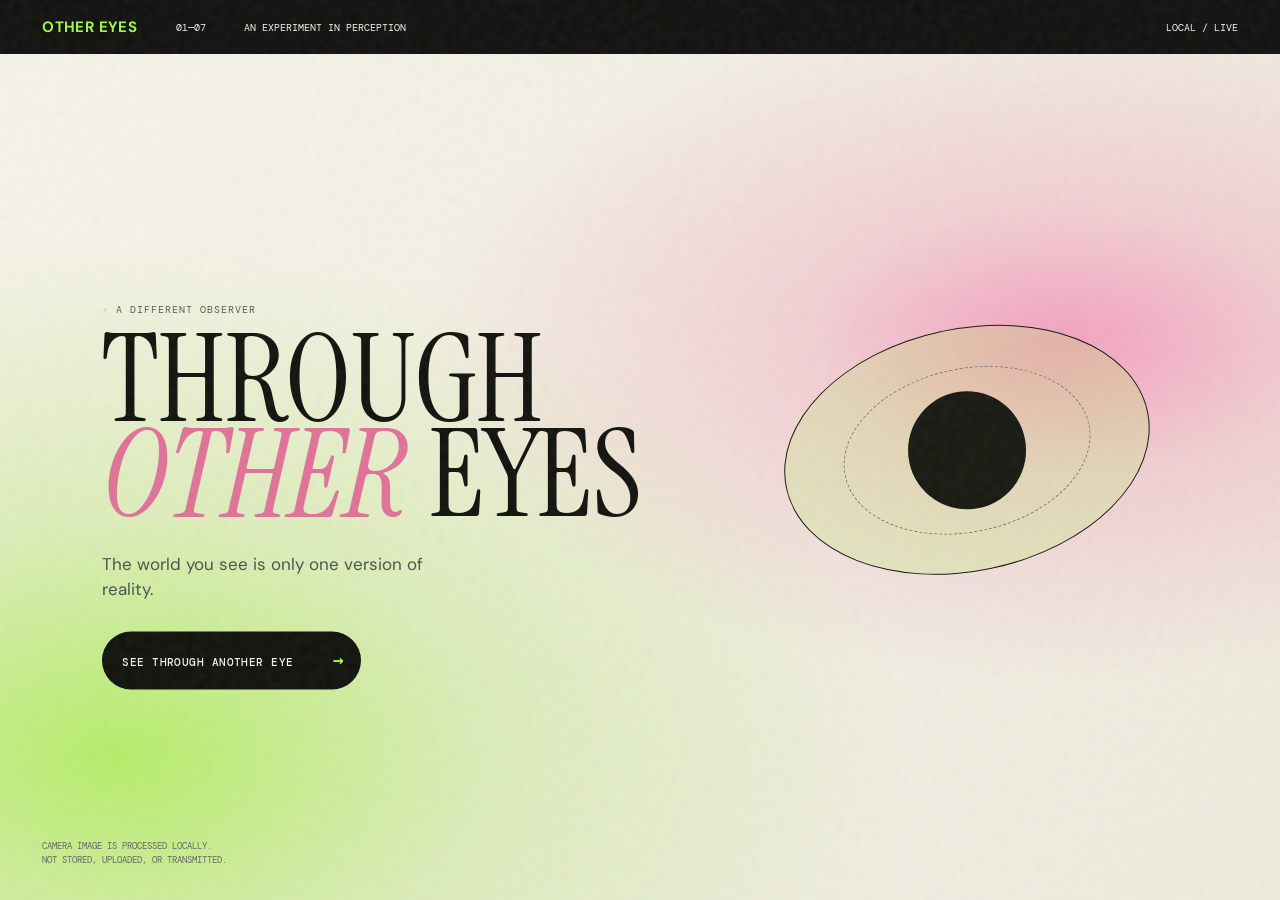
<file: index.html>
<!doctype html>
<html lang="en"><head>
  <meta charset="UTF-8"><meta name="viewport" content="width=device-width, initial-scale=1.0"><meta name="theme-color" content="#101111"><title>Through Other Eyes</title>
  <link rel="preconnect" href="https://fonts.googleapis.com"><link rel="preconnect" href="https://fonts.gstatic.com" crossorigin><link href="https://fonts.googleapis.com/css2?family=DM+Mono:wght@400;500&family=DM+Sans:wght@400;500;600;700&family=Instrument+Serif:ital@0;1&display=swap" rel="stylesheet"><link rel="stylesheet" href="style.css">
</head><body>
  <video id="camera" autoplay playsinline muted></video><canvas id="visionCanvas"></canvas><div class="texture"></div>
  <section id="landing" class="screen landing active"><div class="topline"><span>01—07</span><span>AN EXPERIMENT IN PERCEPTION</span><span>LOCAL / LIVE</span></div><div class="landing-content"><p class="eyebrow">A DIFFERENT OBSERVER</p><h1>THROUGH<br><em>OTHER</em> EYES</h1><p class="intro">The world you see is only one version of reality.</p><button id="begin" class="primary">SEE THROUGH ANOTHER EYE <b>→</b></button></div><div class="eye-mark"><i></i><b></b></div><p class="landing-foot">CAMERA IMAGE IS PROCESSED LOCALLY.<br>NOT STORED, UPLOADED, OR TRANSMITTED.</p></section>
  <section id="permission" class="screen permission"><p class="eyebrow">CAMERA / LOCAL ONLY</p><h2>Turn on your camera.<br><em>Let’s see what your world looks like<br>to someone else.</em></h2><p>Your camera stays in this browser. Nothing is recorded or sent anywhere.</p><div class="permission-actions"><button id="allowCamera" class="primary">TURN ON CAMERA <b>↗</b></button><button id="sampleMode" class="text-btn">USE A SAMPLE SCENE</button></div></section>
  <main id="experience" class="experience"><div class="hud top"><span id="stepLabel">YOUR VIEW / 01</span><span id="sourceLabel">LIVE CAMERA · LOCAL</span><button id="cameraOff">CAMERA ON</button></div><div class="view-info" id="viewInfo"><p class="eyebrow">YOUR VIEW</p><h2>HUMAN</h2><p>Visible spectrum: approximately 380–700 nm</p></div><div class="story" id="story"><span>This is the world as you see it.</span></div><button id="continue" class="circle-cta" aria-label="Choose another observer">+</button>
    <section id="chooser" class="chooser"><div class="choose-title"><p class="eyebrow">CHOOSE ANOTHER OBSERVER</p><h2>Who else is<br><em>looking?</em></h2><p>Each body notices a different slice of the same place.</p></div><div class="eyes" id="eyes"></div></section>
    <div id="modeHud" class="mode-hud"><div><p class="eyebrow" id="modeKicker">DOG VISION</p><h2 id="modeTitle">A simpler color world.</h2><p id="modeDescription">Some colors that appear distinct to you become much less distinguishable.</p></div><div class="mode-tags" id="modeTags"></div></div><div class="controls"><button id="backToEyes">OBSERVERS</button><button id="compareBtn">COMPARE <b>↔</b></button><button id="lookBtn">LOOK AT YOURSELF</button><button id="learnBtn">THE WORLD IS NOT A FILTER</button><button id="endBtn">ONE WORLD</button></div>
    <section id="compare" class="compare"><div class="compare-head"><div><p class="eyebrow">SAME CAMERA. DIFFERENT WORLD.</p><h2>COMPARE</h2></div><button class="close-panel" data-close="compare">CLOSE ×</button></div><div class="compare-stage"><canvas id="humanCanvas"></canvas><div id="animalPanel"><canvas id="animalCanvas"></canvas></div><div id="divider"><span>↔</span></div><div class="compare-label human">HUMAN<br><small>VISIBLE SPECTRUM</small></div><div class="compare-label animal" id="compareAnimal">DOG<br><small>ANIMAL VISION</small></div><p class="same-camera">SAME CAMERA.<br>DIFFERENT WORLD.</p></div><input id="splitRange" type="range" min="8" max="92" value="50" aria-label="Comparison divider"></section>
    <section id="look" class="look-panel panel"><button class="close-panel" data-close="look">CLOSE ×</button><p class="eyebrow">A PERSONAL EXPERIMENT</p><h2>LOOK AT<br><em>YOURSELF.</em></h2><p>Point your camera at yourself. You are not just observing another world. You are becoming the object being observed.</p><button id="startLook" class="primary">I'M READY <b>→</b></button></section>
    <section id="learn" class="learn-panel panel"><button class="close-panel" data-close="learn">CLOSE ×</button><p class="eyebrow">A NOTE ON THE EXPERIENCE</p><h2>THIS IS NOT<br><em>A FILTER.</em></h2><p class="learn-lead">A filter changes an image. Perception changes what information matters in the first place.</p><div class="sense-list"><span>HUMAN <b>Color</b></span><span>DOG <b>Different color discrimination + other senses</b></span><span>BEE <b>Ultraviolet information</b></span><span>SNAKE <b>Infrared information</b></span><span>EAGLE <b>Exceptional visual acuity</b></span><span>BIRD <b>Magnetic information</b></span></div></section>
    <section id="ending" class="ending panel"><p class="eyebrow">07 / ONE WORLD, MANY REALITIES</p><div class="worlds"><div class="world human-w">HUMAN</div><div class="world dog-w">DOG</div><div class="world bee-w">BEE</div><div class="world snake-w">SNAKE</div><div class="world eagle-w">EAGLE</div><div class="world bird-w">BIRD</div></div><h2>ONE WORLD.<br><em>MANY WAYS OF<br>EXPERIENCING IT.</em></h2><p>WHAT YOU SEE IS NOT EVERYTHING THAT IS THERE.</p><p class="question">WHAT DID YOU MISS BEFORE?</p><button id="finalLook" class="primary">LOOK AGAIN <b>→</b></button><p class="final-tagline">THROUGH OTHER EYES<br><span>SAME WORLD. DIFFERENT SENSES. DIFFERENT REALITIES.</span></p></section>
  </main><script src="script.js"></script>
</body></html>
</file>
<file: style.css>
:root {
  --ink: #101111;
  --paper: #f1f0ea;
  --acid: #d8ff3e;
  --muted: #a6aaa2;
  --serif: 'Instrument Serif', Georgia, serif;
  --sans: 'DM Sans', Arial, sans-serif;
  --mono: 'DM Mono', monospace;
}
* { box-sizing: border-box; }
body { margin: 0; background: var(--ink); color: var(--paper); font-family: var(--sans); overflow: hidden; }
.texture { pointer-events: none; position: fixed; inset: 0; z-index: 30; opacity: .055; background-image: url("data:image/svg+xml,%3Csvg viewBox='0 0 130 130' xmlns='http://www.w3.org/2000/svg'%3E%3Cfilter id='n'%3E%3CfeTurbulence type='fractalNoise' baseFrequency='.8' numOctaves='3' stitchTiles='stitch'/%3E%3C/filter%3E%3Crect width='100%25' height='100%25' filter='url(%23n)'/%3E%3C/svg%3E"); }
#camera, #visionCanvas { position: fixed; inset: 0; width: 100%; height: 100%; object-fit: cover; background: #1d2020; }
#camera { opacity: 0; transform: scaleX(-1); }
#visionCanvas { display: none; }
.screen { position: fixed; inset: 0; z-index: 10; display: none; background: var(--ink); }
.screen.active { display: block; }
.topline, .hud { position: absolute; left: 0; right: 0; top: 0; display: flex; justify-content: space-between; align-items: center; padding: 24px 3.3vw; font: 10px var(--mono); letter-spacing: .04em; }
.landing { background: var(--paper); color: var(--ink); }
.landing-content { position: absolute; left: 9.5vw; top: 50%; transform: translateY(-45%); }
.eyebrow { font: 10px var(--mono); letter-spacing: .1em; margin: 0 0 17px; }
.eyebrow:before { content: '+'; color: var(--acid); padding-right: 7px; }
.landing h1, .permission h2, .choose-title h2, .panel h2, .ending h2 { font: 400 clamp(68px, 10vw, 156px)/.78 var(--serif); margin: 0; }
.landing h1 em, .permission h2 em, .choose-title h2 em, .panel h2 em, .ending h2 em { font-style: italic; }
.intro { font-size: 18px; margin: 30px 0 35px; color: #4d514c; }
.primary { border: 0; background: var(--ink); color: var(--paper); font: 500 11px var(--mono); letter-spacing: .04em; padding: 17px 17px 17px 20px; cursor: pointer; transition: .25s; }
.primary b { color: var(--acid); font-size: 18px; padding-left: 32px; }
.primary:hover { transform: translateY(-3px); background: #282b29; }
.eye-mark { position: absolute; right: 12vw; top: 50%; width: min(30vw, 420px); aspect-ratio: 1.52; border: 1px solid var(--ink); border-radius: 100%; transform: translateY(-50%) rotate(-12deg); display: grid; place-items: center; }
.eye-mark i { width: 32%; aspect-ratio: 1; border-radius: 50%; background: var(--ink); animation: watch 4s ease-in-out infinite; }
.eye-mark b { position: absolute; width: 68%; height: 68%; border: 1px dashed #777; border-radius: 50%; animation: rotate 16s linear infinite; }
.landing-foot { position: absolute; left: 3.3vw; bottom: 24px; font: 9px/1.5 var(--mono); color: #62665f; }
.permission { padding: 13vh 9vw; background: var(--ink); }
.permission h2 { font-size: clamp(52px, 7vw, 108px); margin-bottom: 34px; }
.permission>p:not(.eyebrow) { max-width: 390px; font-size: 15px; line-height: 1.5; color: #b5b9b1; }
.permission-actions { display: flex; gap: 21px; margin-top: 35px; align-items: center; }
.text-btn, .controls button, .close-panel { border: 0; background: transparent; color: var(--paper); font: 10px var(--mono); letter-spacing: .06em; cursor: pointer; }
.text-btn { border-bottom: 1px solid var(--acid); padding: 0 0 5px; color: var(--acid); }
.experience { display: none; position: fixed; inset: 0; z-index: 2; }
.experience.active { display: block; }
.hud { z-index: 5; }
.hud.top { background: linear-gradient(#0007, transparent); }
.hud button { background: transparent; color: var(--paper); border: 1px solid #ffffff70; padding: 8px 9px; font: 9px var(--mono); cursor: pointer; }
.view-info { position: absolute; left: 3.5vw; bottom: 6.5vh; z-index: 4; text-shadow: 0 1px 14px #000; }
.view-info h2 { font: 400 64px/.8 var(--serif); margin: 0 0 15px; }
.view-info p:last-child { font: 10px var(--mono); margin: 0; }
.story { position: absolute; top: 48%; left: 50%; transform: translate(-50%, -50%); z-index: 4; font: 400 clamp(26px, 3vw, 48px) var(--serif); text-align: center; text-shadow: 0 2px 15px #000; opacity: 0; transition: opacity .8s; }
.story.show { opacity: 1; }
.circle-cta { position: absolute; right: 3.5vw; bottom: 6vh; z-index: 5; width: 54px; height: 54px; border-radius: 50%; background: var(--acid); border: 0; font: 28px var(--serif); cursor: pointer; }
.chooser { z-index: 8; position: absolute; inset: 0; background: #101111; display: none; align-items: center; padding: 9vh 8vw; }
.chooser.active { display: flex; }
.choose-title { width: 39%; position: relative; z-index: 2; }
.choose-title h2 { font-size: clamp(57px, 6vw, 92px); }
.choose-title>p:last-of-type { max-width: 310px; font-size: 14px; line-height: 1.5; color: #b0b4ad; }
.eyes { position: absolute; inset: 7vh 6vw 7vh 42%; }
.observer { position: absolute; width: 135px; height: 135px; border-radius: 50%; border: 1px solid #ffffff80; background: #151816; color: #fff; display: grid; place-items: center; cursor: pointer; transition: transform .35s, background .35s; animation: float 6s ease-in-out infinite; }
.observer:hover, .observer:focus-visible { transform: scale(1.1); background: var(--acid); color: var(--ink); outline: none; }
.observer .iris { width: 61%; height: 40%; background: currentColor; border-radius: 100%; display: grid; place-items: center; position: relative; overflow: hidden; }
.observer .pupil { width: 24%; height: 100%; background: #101111; border-radius: 50%; }
.observer.bee .iris { border-radius: 28%; background-image: radial-gradient(circle at 50% 50%, #151816 0 9%, transparent 10%), radial-gradient(circle, transparent 40%, currentColor 43% 47%, transparent 50%); }
.observer.snake .iris { height: 32%; border-radius: 50%; }
.observer.snake .pupil { width: 7%; height: 92%; border-radius: 50% 50% 42% 42%; }
.observer.dog .iris { width: 53%; height: 48%; border-radius: 50%; }
.observer.dog .pupil { width: 22%; height: 76%; }
.observer.bird .iris { width: 55%; height: 53%; border-radius: 50%; }
.observer.bird .pupil { width: 34%; height: 68%; }
.observer.bird .iris:after { content: ''; position: absolute; width: 9%; aspect-ratio: 1; border-radius: 50%; background: currentColor; right: 24%; top: 25%; }
.observer b { position: absolute; bottom: -22px; font: 10px var(--mono); letter-spacing: .08em; }
.observer small { display: none; position: absolute; top: calc(100% + 30px); width: 180px; font: 11px/1.35 var(--sans); color: #ccd0c8; text-align: center; }
.observer:hover small, .observer:focus-visible small { display: block; }
.observer.bird { left: 12%; top: 16%; color: #b8edee; }
.observer.bee { left: 53%; top: 8%; color: #e5f297; animation-delay: -2s; }
.observer.snake { left: 73%; top: 40%; color: #ffad68; animation-delay: -3s; }
.observer.dog { left: 34%; top: 49%; color: #a6c5ff; animation-delay: -4s; }
.observer.fly { left: 8%; top: 67%; color: #e8799c; }
.fact-markers { position: absolute; inset: 0; z-index: 6; display: none; pointer-events: none; }
.fact-markers.active { display: block; }
.fact-marker { position: absolute; width: 46px; height: 46px; display: grid; place-items: center; border: 2px solid var(--marker-color); border-radius: 50%; background: color-mix(in srgb, var(--marker-color) 88%, #151711); color: #151711; box-shadow: 0 3px 18px #0008, inset 0 1px 0 #ffffff70; cursor: pointer; pointer-events: auto; transition: transform .2s ease, box-shadow .2s ease, background-color .2s ease; }
.fact-marker span { font: 600 25px/1 var(--serif); }
.fact-marker:nth-child(1) { --marker-color: #f0a4bd; left: 24%; top: 27%; }
.fact-marker:nth-child(2) { --marker-color: #afe56a; left: 72%; top: 35%; }
.fact-marker:nth-child(3) { --marker-color: #91c9dd; left: 53%; top: 65%; }
.fact-marker:hover, .fact-marker:focus-visible { transform: scale(1.12); box-shadow: 0 5px 24px #000a, 0 0 0 4px #ffffff3b; outline: none; }
.fact-marker.is-read { --marker-color: #b8d690; background: #b8d690; }
.fact-marker.is-read span { font: 600 20px/1 var(--sans); }
.fact-dialog { width: min(460px, calc(100vw - 36px)); max-height: min(72dvh, 560px); margin: auto; padding: clamp(24px, 5vw, 38px); border: 1px solid #c9c8bc; border-radius: 18px; background: #f4f3e9; color: #171811; box-shadow: 0 20px 80px #0008; }
.fact-dialog::backdrop { background: #090b09b8; backdrop-filter: blur(5px); }
.fact-dialog-kicker { margin: 0 0 16px; color: #566148; font: 500 11px/1.4 var(--mono); letter-spacing: .08em; }
.fact-dialog h2 { margin: 0 0 14px; font: 600 clamp(22px, 5vw, 28px)/1.35 'Noto Sans KR', var(--sans); word-break: keep-all; }
.fact-dialog>p:not(.fact-dialog-kicker) { margin: 0; color: #41443d; font: 400 15px/1.8 'Noto Sans KR', var(--sans); word-break: keep-all; }
.fact-dialog button { display: flex; align-items: center; justify-content: center; gap: 12px; min-height: 46px; margin-top: 26px; padding: 0 18px; border: 0; border-radius: 999px; background: #a3f84a; color: #151711; font: 600 14px 'Noto Sans KR', var(--sans); cursor: pointer; transition: transform .2s ease, background-color .2s ease; }
.fact-dialog button:hover { transform: translateY(-1px); background: #b5ff69; }
.fact-dialog button:focus-visible { outline: 3px solid #526b31; outline-offset: 3px; }
.fact-dialog button span { font: 600 16px var(--sans); }
.controls { position: absolute; right: 3.5vw; bottom: 6vh; z-index: 7; display: none; gap: 8px; }
.controls.active { display: flex; }
.controls button { background: #101111b8; border: 1px solid #ffffff70; padding: 11px 12px; }
.controls button:hover { background: var(--acid); color: var(--ink); }
.compare, .panel { z-index: 9; position: absolute; inset: 0; background: #111312; display: none; }
.compare.active, .panel.active { display: block; }
.compare { flex-direction: column; padding: 3vh 5vw 2.2vh; }
.compare.active { display: flex; }
.compare-head { flex: 0 0 auto; display: flex; justify-content: space-between; align-items: start; margin-bottom: 1.5vh; }
.compare-head h2 { font: 400 52px/.8 var(--serif); margin: 0; }
.compare-subtitle { margin: 10px 0 0; color: #686b60; font: 11px var(--mono); }
.close-panel { padding: 8px 0; border-bottom: 1px solid var(--acid); color: var(--acid); }
.compare-stage { flex: 1 1 auto; min-height: 0; position: relative; overflow: hidden; background: #252725; }
.compare-stage canvas { position: absolute; inset: 0; width: 100%; height: 100%; object-fit: cover; }
.compare-stage #animalPanel { position: absolute; inset: 0; clip-path: inset(50% 0 0); overflow: hidden; }
.compare-stage #animalPanel canvas { width: 100%; height: 100%; }
#divider { position: absolute; z-index: 3; top: 50%; left: 0; width: 100%; border-top: 1px solid #fff; }
#divider span { position: absolute; top: -16px; left: 50%; width: 34px; height: 30px; transform: translateX(-50%); background: var(--acid); border-radius: 999px; display: grid; place-items: center; color: #101111; font: 15px var(--mono); }
.compare-label { position: absolute; z-index: 3; padding: 9px 11px; background: #101111cf; color: #f1f0ea; font: 11px/1.4 var(--mono); }
.compare-label small { font-size: 8px; color: #afb4a9; }
.compare-label.human { top: 12px; left: 12px; border-left: 2px solid var(--acid); }
.compare-label.animal { bottom: 12px; left: 12px; border-left: 2px solid var(--acid); }
.compare input { flex: 0 0 auto; width: 100%; accent-color: #627f45; margin-top: 12px; }
.panel { overflow: auto; padding: 10vh 9vw; }
.look-panel { background: #151917e8; }
.panel h2 { font-size: clamp(67px, 10vw, 142px); margin-bottom: 30px; }
.look-panel>p:not(.eyebrow) { max-width: 430px; font-size: 16px; line-height: 1.5; color: #d0d5cb; }
.look-panel .primary { margin-top: 18px; }
.learn-panel { background: var(--paper); color: var(--ink); }
.learn-panel .close-panel { color: #36431c; }
.learn-lead { font: 400 clamp(23px, 3vw, 38px)/1.05 var(--serif); max-width: 700px; }
.sense-list { margin: 5vh 0 3vh; border-top: 1px solid #999; }
.sense-list span { display: grid; grid-template-columns: 23% 1fr; border-bottom: 1px solid #999; padding: 11px 0; font: 10px var(--mono); }
.sense-list b { font-weight: 400; font-family: var(--sans); font-size: 12px; }
.fly-research { max-width: 760px; margin-top: 24px; border-top: 1px solid #999; padding-top: 14px; }
.fly-research summary { cursor: pointer; font: 10px var(--mono); letter-spacing: .06em; }
.fly-research p, .fly-research li { font: 12px/1.6 var(--sans); color: #454840; }
.fly-research ul { display: grid; gap: 6px; margin: 12px 0; padding-left: 18px; }
.fly-research a { color: #365b2a; text-decoration: underline; text-underline-offset: 2px; }
.ending { text-align: center; padding: 8vh 5vw; background: #101111e8; }
.ending h2 { font-size: clamp(53px, 8vw, 120px); position: relative; z-index: 2; }
.ending>p { font: 10px var(--mono); letter-spacing: .12em; margin: 28px 0; }
.worlds { position: absolute; inset: 0; overflow: hidden; opacity: .45; }
.world { position: absolute; width: 34vw; max-width: 470px; aspect-ratio: 1.5; border-radius: 50%; display: grid; place-items: center; font: 12px var(--mono); mix-blend-mode: screen; }
.human-w { background: #809f8b; left: 5%; top: 18%; }
.dog-w { background: #587ca3; left: 25%; top: 9%; }
.bee-w { background: #a9b94c; left: 48%; top: 15%; }
.snake-w { background: #db7752; left: 65%; top: 38%; }
.bird-w { background: #46a5ba; left: 45%; top: 55%; }
@keyframes watch { 0%, 100% { transform: translateX(-36%); } 50% { transform: translateX(36%); } }
@keyframes rotate { to { transform: rotate(360deg); } }
@keyframes float { 50% { margin-top: -13px; } }
@media (max-width: 700px) {
  .eye-mark { right: -12vw; width: 68vw; }
  .landing-content { left: 7vw; }
  .landing h1 { font-size: 28vw; }
  .topline { padding: 17px 5vw; }
  .topline span:nth-child(2) { display: none; }
  .permission { padding: 16vh 7vw; }
  .permission h2 { font-size: 15vw; }
  .experience .hud { padding: 17px 5vw; }
  .hud #sourceLabel { display: none; }
  .view-info { left: 6vw; bottom: 15vh; }
  .chooser { padding: 8vh 7vw; display: none !important; overflow: auto; }
  .chooser.active { display: block !important; }
  .choose-title { width: 100%; }
  .choose-title h2 { font-size: 17vw; }
  .eyes { position: relative; inset: auto; height: 480px; margin-top: 20px; }
  .observer { width: 96px; height: 96px; }
  .observer.bird { left: 1%; top: 4%; }
  .observer.bee { left: 52%; top: 0; }
  .observer.snake { left: 59%; top: 31%; }
  .observer.dog { left: 24%; top: 48%; }
  .observer.fly { left: 0; top: 73%; }
  .fact-marker { width: 42px; height: 42px; }
  .fact-marker:nth-child(1) { left: 15%; top: 24%; }
  .fact-marker:nth-child(2) { left: 78%; top: 39%; }
  .fact-marker:nth-child(3) { left: 58%; top: 62%; }
  .fact-dialog { max-height: min(75dvh, 560px); padding: 24px; }
  .fact-dialog>p:not(.fact-dialog-kicker) { font-size: 14px; }
  .controls { left: 6vw; right: 6vw; bottom: 5vh; flex-wrap: wrap; }
  .controls button { font-size: 8px; padding: 9px; }
  .compare { padding: max(18px, env(safe-area-inset-top)) 5vw max(16px, env(safe-area-inset-bottom)); }
  .compare-head { margin: 12px 0 10px; }
  .compare-head h2 { font-size: 42px; }
  .compare-subtitle { max-width: 250px; font-size: 9px; line-height: 1.5; }
  .compare-stage { flex: 1 1 auto; min-height: 0; }
  .compare-label { padding: 7px 8px; font-size: 9px; }
  .compare-label small { font-size: 7px; }
  .compare input { margin-top: 7px; }
  .panel { padding: 12vh 7vw; }
  .panel h2 { font-size: 17vw; }
  .sense-list span { grid-template-columns: 32% 1fr; }
  .same-camera { font-size: 15px; }
  .ending { padding: 12vh 6vw; }
  .ending h2 { font-size: 15vw; }
}

:root {
  --ink: #11120d;
  --paper: #f4f3e9;
  --acid: #a3f84a;
  --muted: #74766c;
  --serif: 'Instrument Serif', Georgia, serif;
  --sans: 'DM Sans', sans-serif;
  --mono: 'DM Mono', monospace;
}
* { letter-spacing: 0; }
.landing {
  background: radial-gradient(ellipse at 83% 38%, #f3a1bd 0, #f3a1bd66 17%, transparent 43%),
    radial-gradient(ellipse at 9% 84%, #b5ed69 0, #c6e88c80 22%, transparent 48%),
    linear-gradient(118deg, #f5f3e8 5%, #f1efe4 54%, #eeeadd 100%);
}
.topline {
  height: 54px;
  padding: 0 3.3vw;
  justify-content: flex-start;
  gap: clamp(18px, 3vw, 46px);
  background: #10110e;
  color: #f6f6ed;
  z-index: 2;
}
.topline::before { content: 'OTHER EYES'; color: var(--acid); font: 700 15px var(--sans); }
.topline span { font: 10px var(--mono); }
.topline span:last-child { margin-left: auto; }
.landing-content { left: 8vw; top: 53%; max-width: 52vw; animation: arrive .9s .12s both; }
.landing .eyebrow { color: #575950; }
.landing h1 { font-size: clamp(74px, 9.5vw, 144px); line-height: .78; }
.landing h1 em { color: #df7298; }
.intro { margin: 29px 0 28px; max-width: 350px; font-size: 17px; line-height: 1.5; }
.primary { border-radius: 999px; background: var(--ink); }
.primary:hover { background: #303328; }
.eye-mark { right: 10vw; width: min(29vw, 370px); border: 1px solid #171811; background: #a4f04733; }
.eye-mark i { background: #171811; }
.landing-foot { font-size: 9px; }
.experience { background: transparent; }
.chooser { background: #e9f8df; color: #11120d; }
.choose-title>p:last-of-type { color: #53594e; }
.observer { width: clamp(104px, 10vw, 138px); height: auto; aspect-ratio: 1; border: 1px solid #15171166; background: #f5f4e9; color: #151711; box-shadow: 5px 6px 0 #15171112; animation: none; }
.observer:hover, .observer:focus-visible { background: var(--acid); color: #11120d; }
.observer .pupil { background: #11120d; }
.observer small { color: #30332a; }
.camera-message { display: none; position: fixed; z-index: 40; top: 72px; left: 50%; width: min(650px, calc(100vw - 32px)); margin: 0; padding: 14px 18px; transform: translateX(-50%); border-left: 4px solid #e8799c; background: #f7f4e9; color: #191a15; font: 13px/1.45 var(--sans); box-shadow: 0 8px 28px #0003; }
.camera-message.visible { display: block; }
.controls button { border-radius: 999px; border-color: #ffffff55; }
.controls button:hover { background: var(--acid); color: var(--ink); }
.compare { background: var(--paper); color: var(--ink); }
.compare-stage { border: 1px solid #171811; }
.compare .eyebrow { color: #616358; }
.learn-panel { background: #f7f5eb; }
.fly-w { background: #ee79aa; left: 58%; top: 61%; }
.ending { background: #151711f0; }
.texture { opacity: .07; }
@keyframes arrive { from { opacity: 0; transform: translateY(calc(-45% + 16px)); } to { opacity: 1; transform: translateY(-45%); } }
@media (max-width: 700px) {
  .topline { height: 48px; gap: 14px; padding: 0 5vw; }
  .topline::before { font-size: 12px; }
  .topline span { font-size: 8px; }
  .topline span:last-child { display: none; }
  .landing-content { max-width: 88vw; top: 53%; }
  .landing h1 { font-size: 22vw; }
  .eye-mark { right: -17vw; top: 25%; width: 48vw; opacity: .42; }
  .landing-foot { bottom: 17px; font-size: 8px; }
  .observer { width: 96px; }
  .camera-message { top: 58px; font-size: 12px; }
}
</file>
